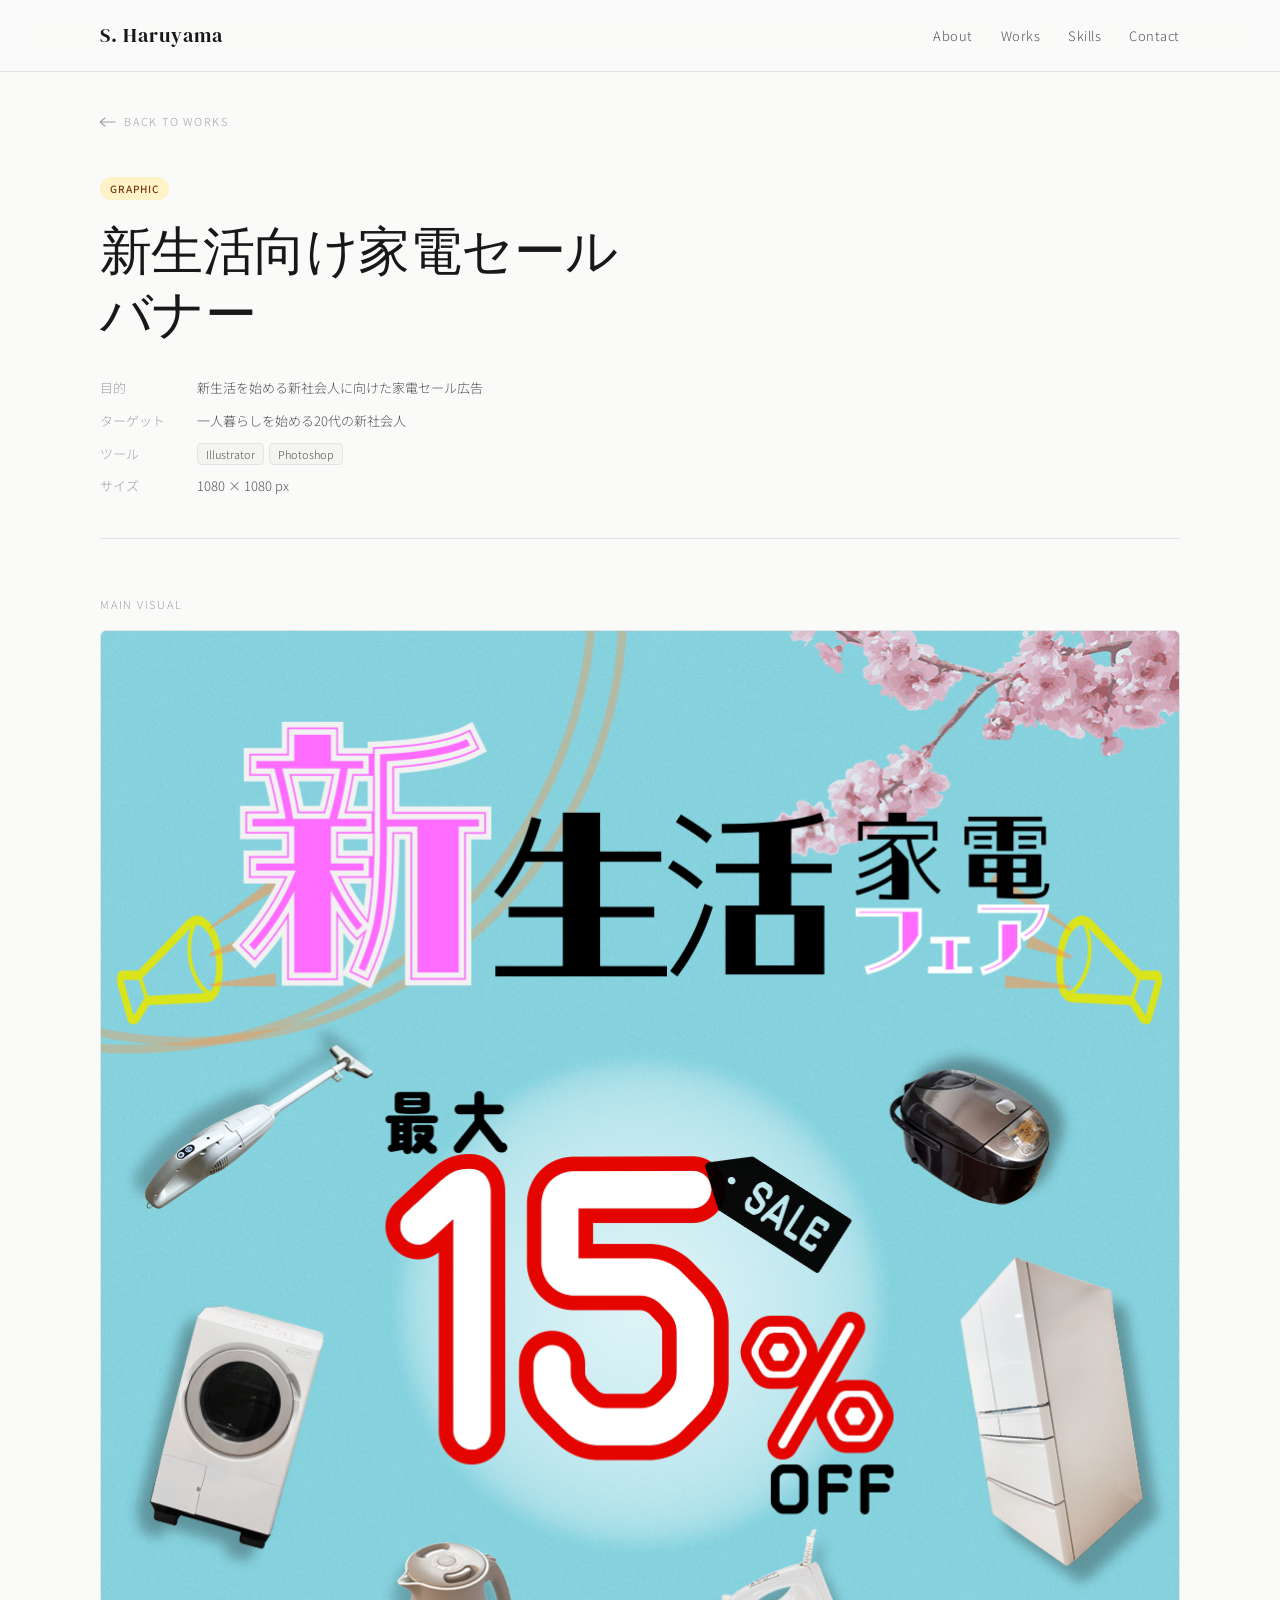
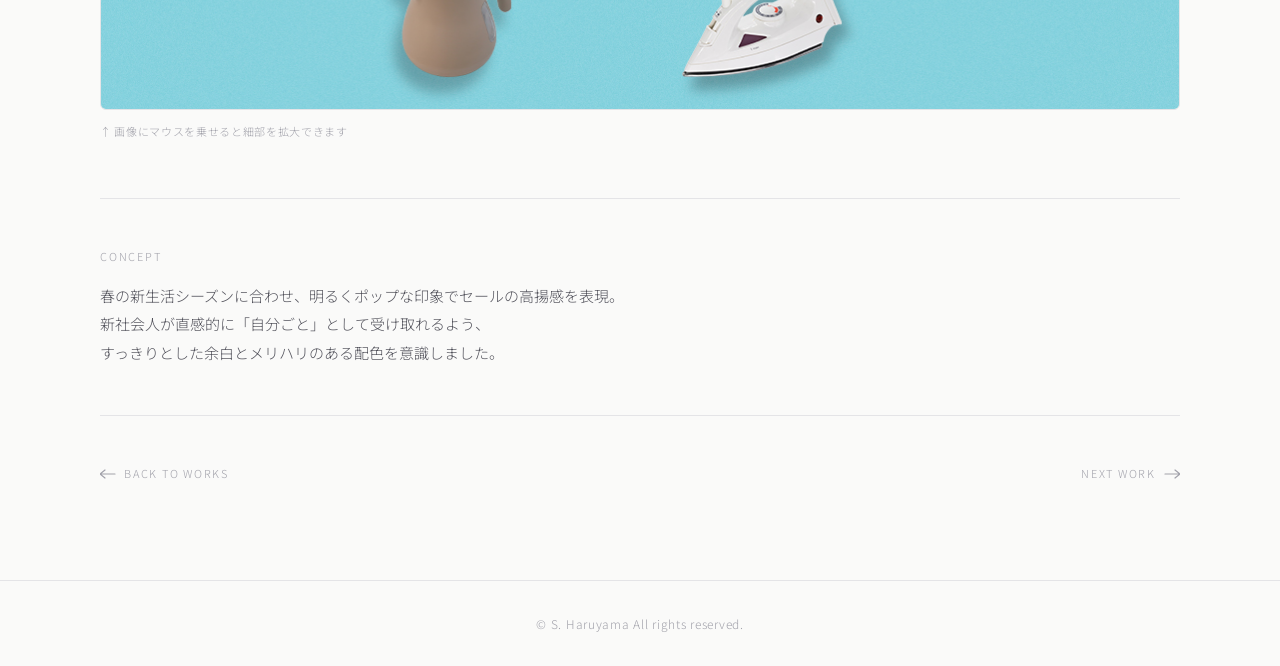
<file: work01.html>
<!DOCTYPE html>
<html lang="ja">
<head>
  <meta charset="UTF-8">
  <meta name="viewport" content="width=device-width, initial-scale=1.0">
  <title>新生活向け家電セールバナー — S. Haruyama</title>
  <link rel="preconnect" href="https://fonts.googleapis.com">
  <link rel="preconnect" href="https://fonts.gstatic.com" crossorigin>
  <link href="https://fonts.googleapis.com/css2?family=DM+Serif+Display:ital@0;1&family=Noto+Sans+JP:wght@300;400;500&display=swap" rel="stylesheet">
  <link rel="stylesheet" href="work.css">
  <script src="work.js" defer></script>
</head>
<body>

  <header class="header">
    <div class="container header__inner">
      <a href="index.html" class="logo">S. Haruyama</a>
      <nav aria-label="メインナビゲーション">
        <ul class="nav">
          <li><a href="index.html#about">About</a></li>
          <li><a href="index.html#works">Works</a></li>
          <li><a href="index.html#skills">Skills</a></li>
          <li><a href="index.html#contact">Contact</a></li>
        </ul>
      </nav>
    </div>
  </header>

  <main class="work-page">
    <div class="container">

      <a href="index.html#works" class="back-link fade-up">
        <svg width="16" height="10" viewBox="0 0 16 10" fill="none">
          <path d="M0 5h15M5 1L0 5l5 4" stroke="currentColor" stroke-width="1.2" stroke-linecap="round" stroke-linejoin="round"/>
        </svg>
        Back to Works
      </a>

      <div class="title-block fade-up" style="transition-delay:.05s">
        <span class="work-tag work-tag--graphic">Graphic</span>
        <h1 class="work-title">新生活向け家電セール<br>バナー</h1>
        <dl class="meta">
          <dt>目的</dt>
          <dd>新生活を始める新社会人に向けた家電セール広告</dd>
          <dt>ターゲット</dt>
          <dd>一人暮らしを始める20代の新社会人</dd>
          <dt>ツール</dt>
          <dd>
            <div class="badges">
              <span class="badge">Illustrator</span>
              <span class="badge">Photoshop</span>
            </div>
          </dd>
          <dt>サイズ</dt>
          <dd>1080 × 1080 px</dd>
        </dl>
      </div>

      <div class="visual-block fade-up" style="transition-delay:.1s">
        <p class="visual-block__label">Main Visual</p>
        <div class="lens-wrap lens-wrap--square">
          <img src="image/kaden_banner.jpg" alt="新生活向け家電セールバナー">
          <div class="lens"></div>
        </div>
        <p class="visual-block__hint">↑ 画像にマウスを乗せると細部を拡大できます</p>
      </div>

      <div class="concept-block fade-up" style="transition-delay:.15s">
        <p class="concept-block__label">Concept</p>
        <p class="concept-block__text">
          春の新生活シーズンに合わせ、明るくポップな印象でセールの高揚感を表現。<br>
          新社会人が直感的に「自分ごと」として受け取れるよう、<br>
          すっきりとした余白とメリハリのある配色を意識しました。
        </p>
      </div>

      <div class="bottom-nav fade-up" style="transition-delay:.2s">
        <a href="index.html#works" class="nav-link">
          <svg width="16" height="10" viewBox="0 0 16 10" fill="none">
            <path d="M0 5h15M5 1L0 5l5 4" stroke="currentColor" stroke-width="1.2" stroke-linecap="round" stroke-linejoin="round"/>
          </svg>
          Back to Works
        </a>
        <a href="work02.html" class="nav-link">
          Next Work
          <svg width="16" height="10" viewBox="0 0 16 10" fill="none">
            <path d="M16 5H1M11 1l5 4-5 4" stroke="currentColor" stroke-width="1.2" stroke-linecap="round" stroke-linejoin="round"/>
          </svg>
        </a>
      </div>

    </div>
  </main>

  <footer class="footer">
    <p>© S. Haruyama All rights reserved.</p>
  </footer>

  
</body>
</html>
</file>
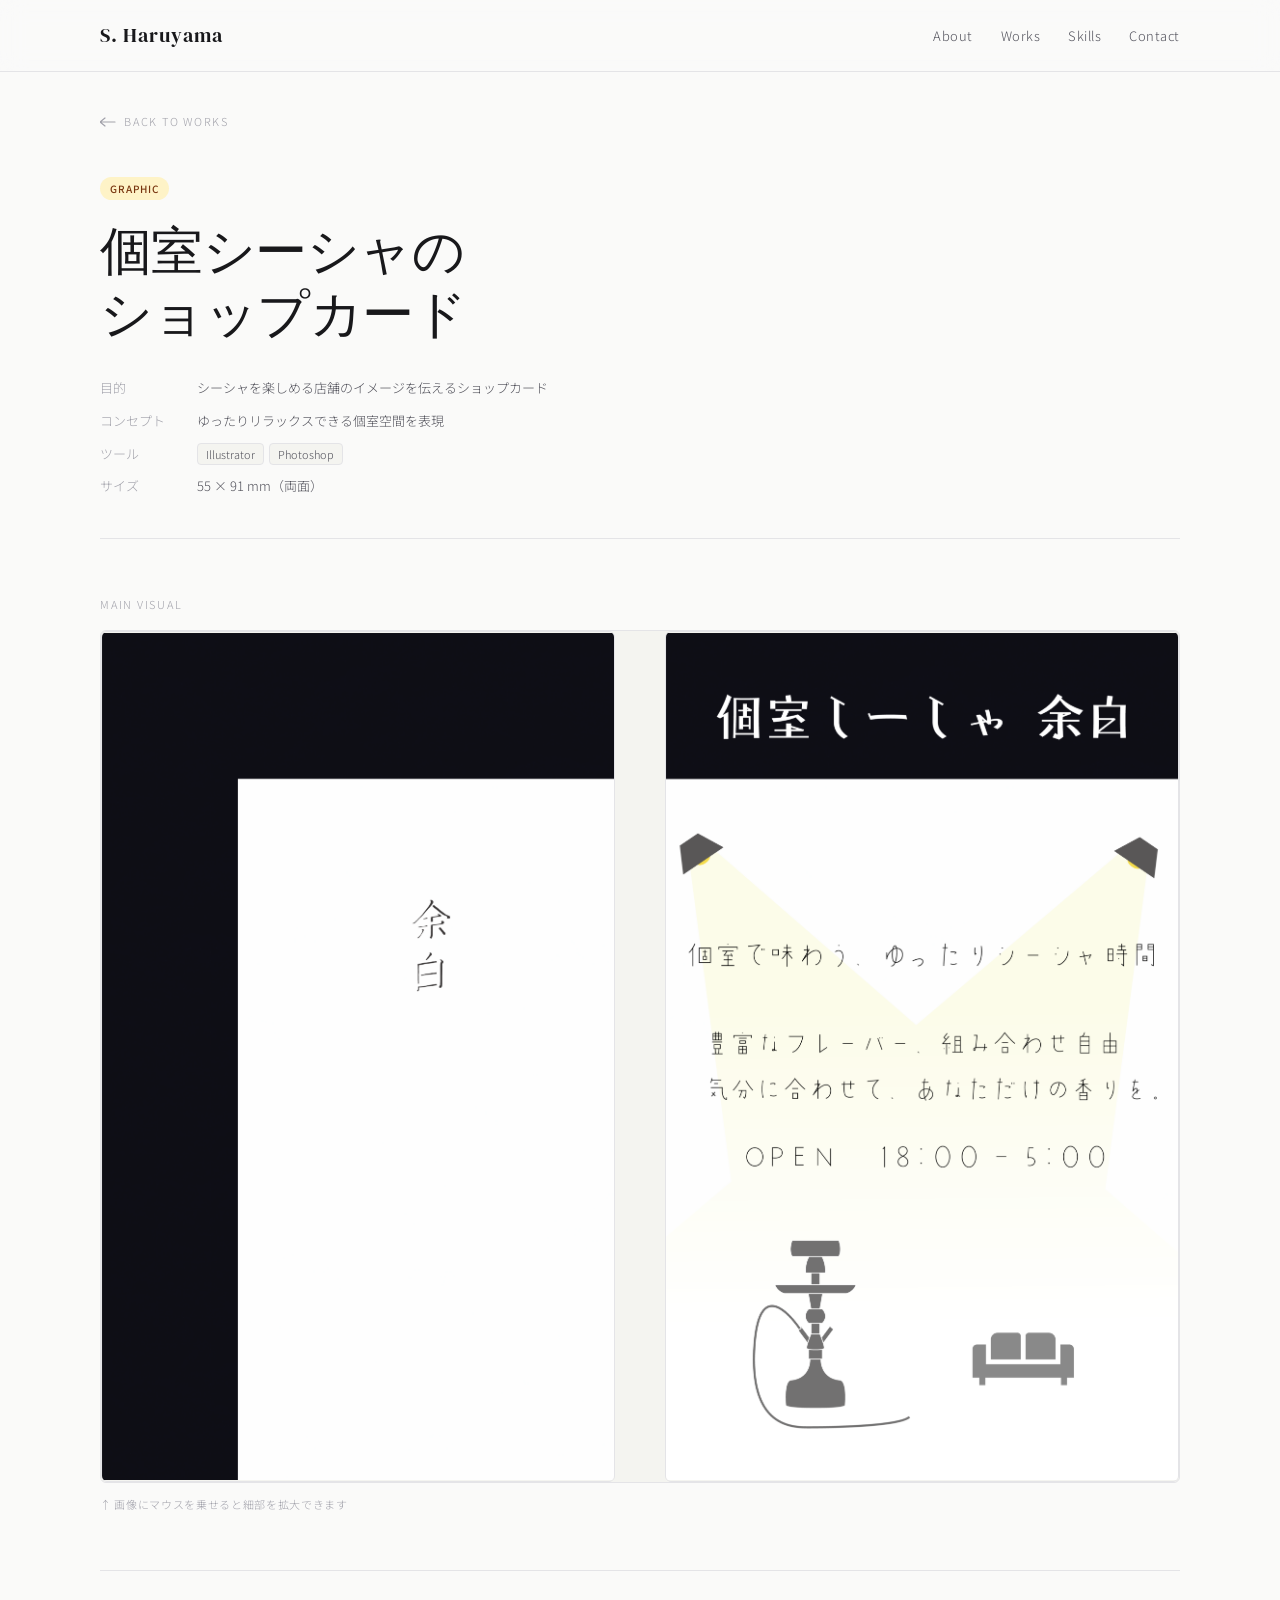
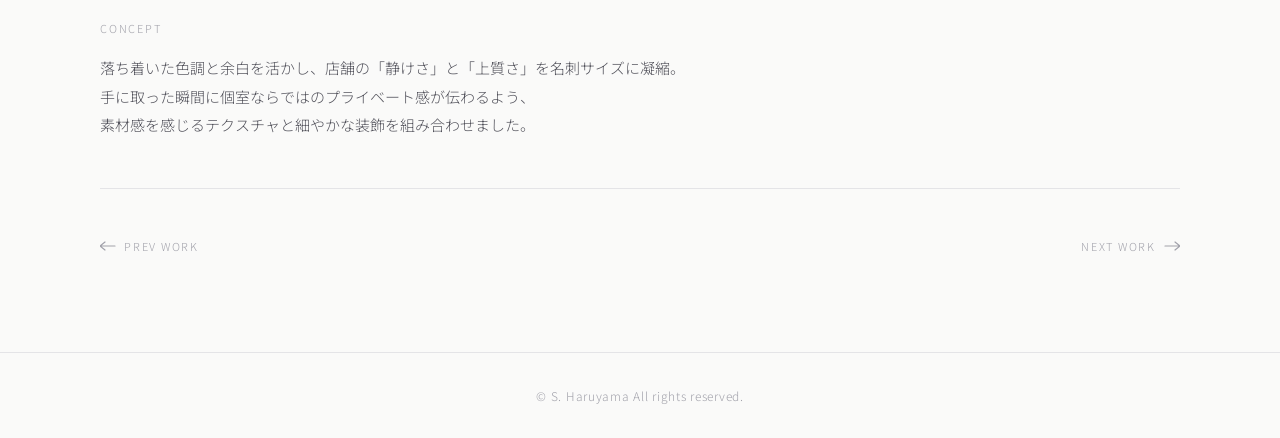
<file: work03.html>
<!DOCTYPE html>
<html lang="ja">
<head>
  <meta charset="UTF-8">
  <meta name="viewport" content="width=device-width, initial-scale=1.0">
  <title>個室シーシャのショップカード — S. Haruyama</title>
  <link rel="preconnect" href="https://fonts.googleapis.com">
  <link rel="preconnect" href="https://fonts.gstatic.com" crossorigin>
  <link href="https://fonts.googleapis.com/css2?family=DM+Serif+Display:ital@0;1&family=Noto+Sans+JP:wght@300;400;500&display=swap" rel="stylesheet">
  <link rel="stylesheet" href="work.css">
  <script src="work.js" defer></script>
</head>
<body>

  <header class="header">
    <div class="container header__inner">
      <a href="index.html" class="logo">S. Haruyama</a>
      <nav aria-label="メインナビゲーション">
        <ul class="nav">
          <li><a href="index.html#about">About</a></li>
          <li><a href="index.html#works">Works</a></li>
          <li><a href="index.html#skills">Skills</a></li>
          <li><a href="index.html#contact">Contact</a></li>
        </ul>
      </nav>
    </div>
  </header>

  <main class="work-page">
    <div class="container">

      <a href="index.html#works" class="back-link fade-up">
        <svg width="16" height="10" viewBox="0 0 16 10" fill="none">
          <path d="M0 5h15M5 1L0 5l5 4" stroke="currentColor" stroke-width="1.2" stroke-linecap="round" stroke-linejoin="round"/>
        </svg>
        Back to Works
      </a>

      <div class="title-block fade-up" style="transition-delay:.05s">
        <span class="work-tag work-tag--graphic">Graphic</span>
        <h1 class="work-title">個室シーシャの<br>ショップカード</h1>
        <dl class="meta">
          <dt>目的</dt>
          <dd>シーシャを楽しめる店舗のイメージを伝えるショップカード</dd>
          <dt>コンセプト</dt>
          <dd>ゆったりリラックスできる個室空間を表現</dd>
          <dt>ツール</dt>
          <dd>
            <div class="badges">
              <span class="badge">Illustrator</span>
              <span class="badge">Photoshop</span>
            </div>
          </dd>
          <dt>サイズ</dt>
          <dd>55 × 91 mm（両面）</dd>
        </dl>
      </div>

      <div class="visual-block fade-up" style="transition-delay:.1s">
        <p class="visual-block__label">Main Visual</p>
        <!-- ショップカード→ lens-wrap--card -->
         <div class="lens-wrap lens-wrap--cards">
        <div class="lens-wrap lens-wrap--card">
          <img src="image/yohaku_shisha.png" alt="個室シーシャのショップカード">
          <div class="lens"></div>
        </div>
        <div class="lens-wrap lens-wrap--card">
          <img src="image/yohaku_shisha2.png" alt="個室シーシャのショップカード2">
          <div class="lens"></div>
        </div>
      </div>
        <p class="visual-block__hint">↑ 画像にマウスを乗せると細部を拡大できます</p>
      </div>

      <div class="concept-block fade-up" style="transition-delay:.15s">
        <p class="concept-block__label">Concept</p>
        <p class="concept-block__text">
          落ち着いた色調と余白を活かし、店舗の「静けさ」と「上質さ」を名刺サイズに凝縮。<br>
          手に取った瞬間に個室ならではのプライベート感が伝わるよう、<br>
          素材感を感じるテクスチャと細やかな装飾を組み合わせました。
        </p>
      </div>

      <div class="bottom-nav fade-up" style="transition-delay:.2s">
        <a href="work02.html" class="nav-link">
          <svg width="16" height="10" viewBox="0 0 16 10" fill="none">
            <path d="M0 5h15M5 1L0 5l5 4" stroke="currentColor" stroke-width="1.2" stroke-linecap="round" stroke-linejoin="round"/>
          </svg>
          Prev Work
        </a>
        <a href="work04.html" class="nav-link">
          Next Work
          <svg width="16" height="10" viewBox="0 0 16 10" fill="none">
            <path d="M16 5H1M11 1l5 4-5 4" stroke="currentColor" stroke-width="1.2" stroke-linecap="round" stroke-linejoin="round"/>
          </svg>
        </a>
      </div>

    </div>
  </main>

  <footer class="footer">
    <p>© S. Haruyama All rights reserved.</p>
  </footer>

  
</body>
</html>
</file>
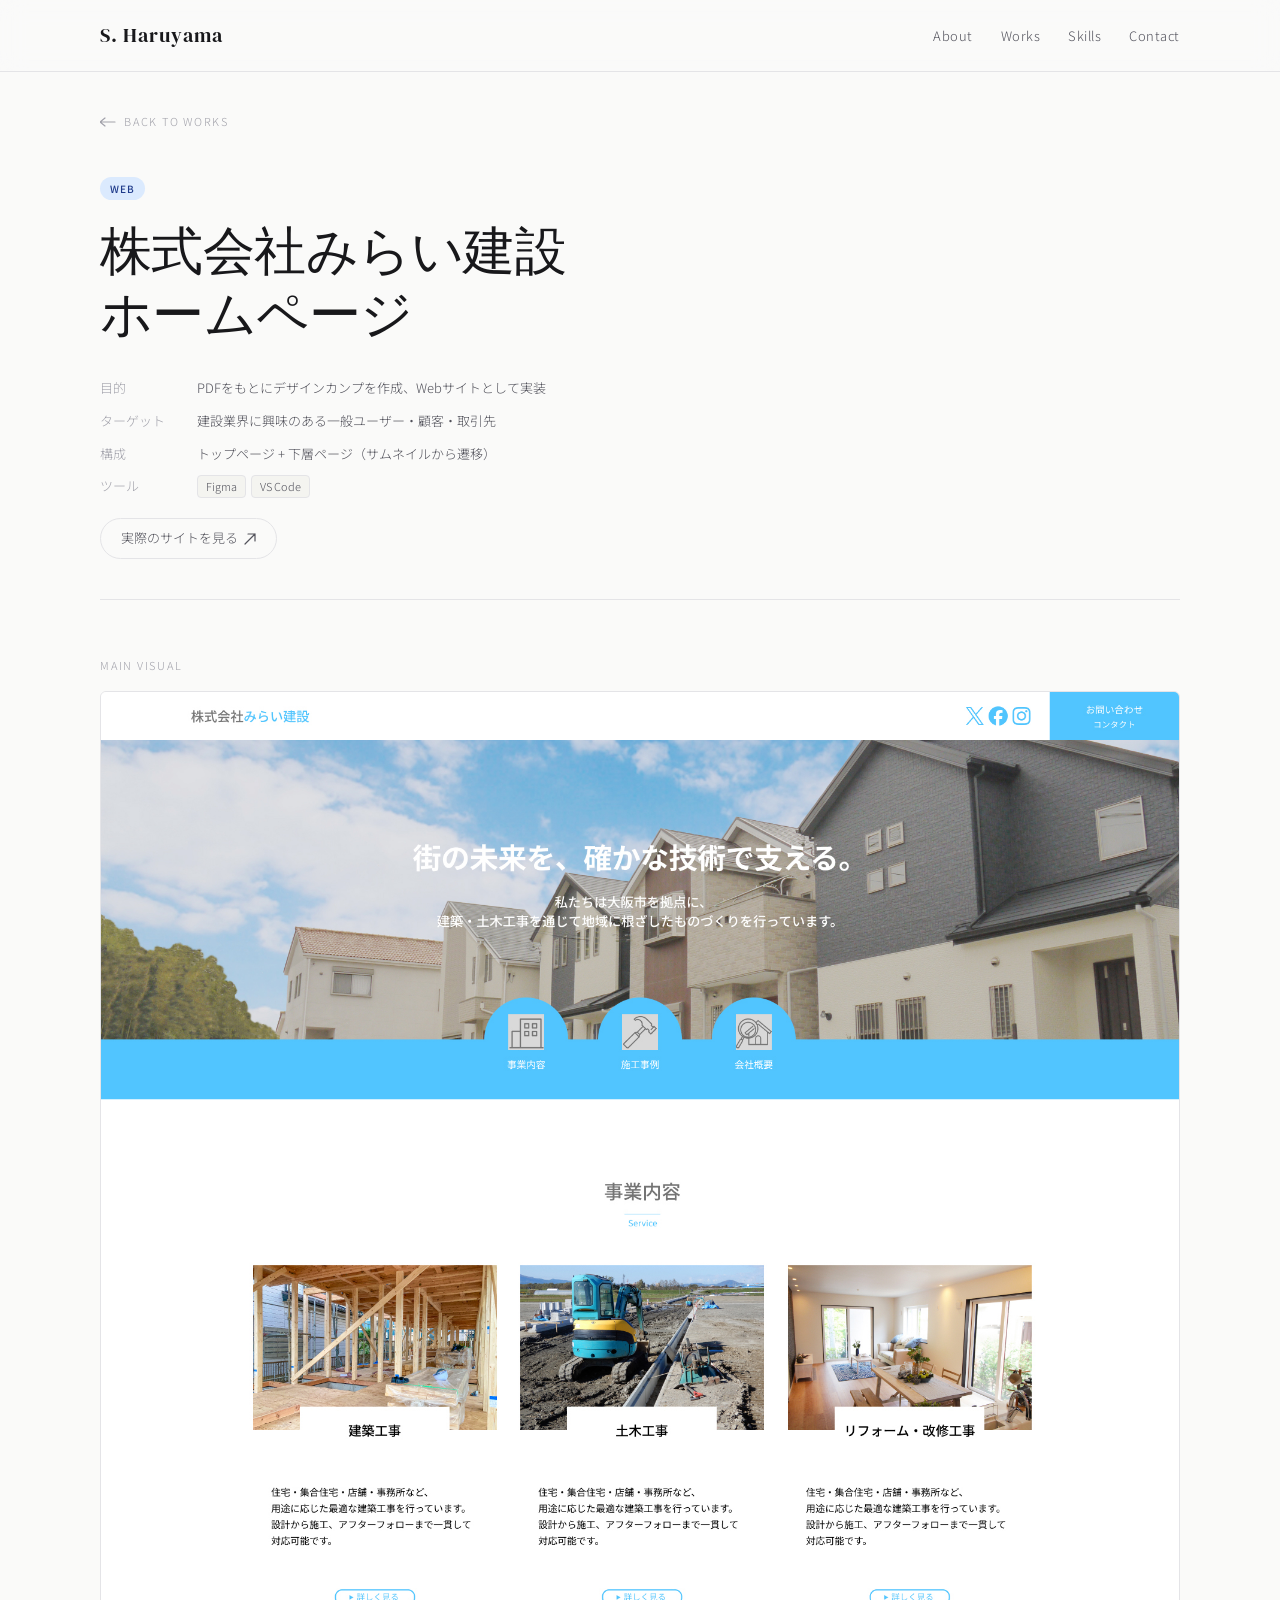
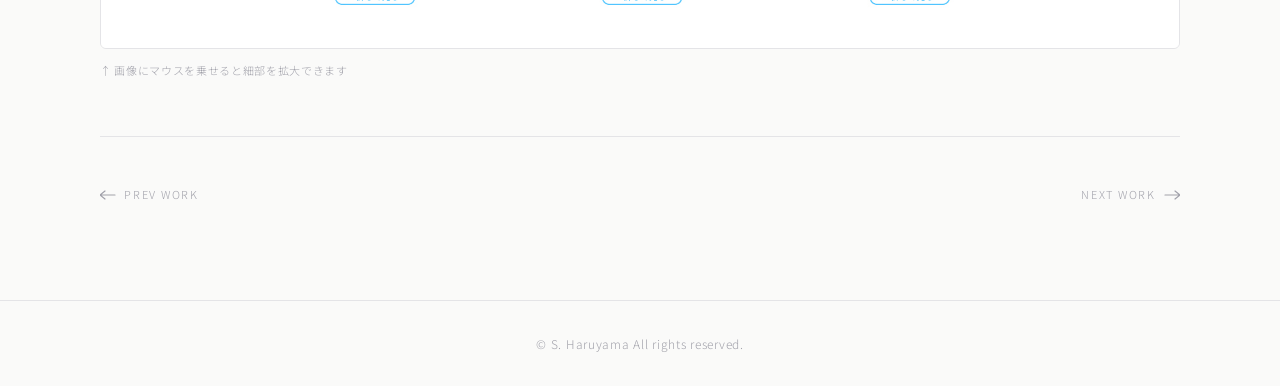
<file: work04.html>
<!DOCTYPE html>
<html lang="ja">
<head>
  <meta charset="UTF-8">
  <meta name="viewport" content="width=device-width, initial-scale=1.0">
  <title>株式会社みらい建設 ホームページ — S. Haruyama</title>
  <link rel="preconnect" href="https://fonts.googleapis.com">
  <link rel="preconnect" href="https://fonts.gstatic.com" crossorigin>
  <link href="https://fonts.googleapis.com/css2?family=DM+Serif+Display:ital@0;1&family=Noto+Sans+JP:wght@300;400;500&display=swap" rel="stylesheet">
  <link rel="stylesheet" href="work.css">
  <script src="work.js" defer></script>
</head>
<body>

  <header class="header">
    <div class="container header__inner">
      <a href="index.html" class="logo">S. Haruyama</a>
      <nav aria-label="メインナビゲーション">
        <ul class="nav">
          <li><a href="index.html#about">About</a></li>
          <li><a href="index.html#works">Works</a></li>
          <li><a href="index.html#skills">Skills</a></li>
          <li><a href="index.html#contact">Contact</a></li>
        </ul>
      </nav>
    </div>
  </header>

  <main class="work-page">
    <div class="container">

      <a href="index.html#works" class="back-link fade-up">
        <svg width="16" height="10" viewBox="0 0 16 10" fill="none">
          <path d="M0 5h15M5 1L0 5l5 4" stroke="currentColor" stroke-width="1.2" stroke-linecap="round" stroke-linejoin="round"/>
        </svg>
        Back to Works
      </a>

      <div class="title-block fade-up" style="transition-delay:.05s">
        <span class="work-tag work-tag--web">Web</span>
        <h1 class="work-title">株式会社みらい建設<br>ホームページ</h1>
        <dl class="meta">
          <dt>目的</dt>
          <dd>PDFをもとにデザインカンプを作成、Webサイトとして実装</dd>
          <dt>ターゲット</dt>
          <dd>建設業界に興味のある一般ユーザー・顧客・取引先</dd>
          <dt>構成</dt>
          <dd>トップページ + 下層ページ（サムネイルから遷移）</dd>
          <dt>ツール</dt>
          <dd>
            <div class="badges">
              <span class="badge">Figma</span>
              <span class="badge">VS Code</span>
            </div>
          </dd>
        </dl>
        <a href="https://shiharuyama.github.io/mirai/" target="_blank" rel="noopener" class="site-link">
          実際のサイトを見る
          <svg width="12" height="12" viewBox="0 0 12 12" fill="none">
            <path d="M1 11L11 1M11 1H4M11 1V8" stroke="currentColor" stroke-width="1.2" stroke-linecap="round" stroke-linejoin="round"/>
          </svg>
        </a>
      </div>

      <div class="visual-block fade-up" style="transition-delay:.1s">
        <p class="visual-block__label">Main Visual</p>
        <div class="lens-wrap lens-wrap--wide">
          <img src="image/mirai_PC.jpg" alt="株式会社みらい建設 ホームページ">
          <div class="lens"></div>
        </div>
        <p class="visual-block__hint">↑ 画像にマウスを乗せると細部を拡大できます</p>
      </div>

      <div class="bottom-nav fade-up" style="transition-delay:.15s">
        <a href="work03.html" class="nav-link">
          <svg width="16" height="10" viewBox="0 0 16 10" fill="none">
            <path d="M0 5h15M5 1L0 5l5 4" stroke="currentColor" stroke-width="1.2" stroke-linecap="round" stroke-linejoin="round"/>
          </svg>
          Prev Work
        </a>
        <a href="work05.html" class="nav-link">
          Next Work
          <svg width="16" height="10" viewBox="0 0 16 10" fill="none">
            <path d="M16 5H1M11 1l5 4-5 4" stroke="currentColor" stroke-width="1.2" stroke-linecap="round" stroke-linejoin="round"/>
          </svg>
        </a>
      </div>

    </div>
  </main>

  <footer class="footer">
    <p>© S. Haruyama All rights reserved.</p>
  </footer>

</body>
</html>
</file>
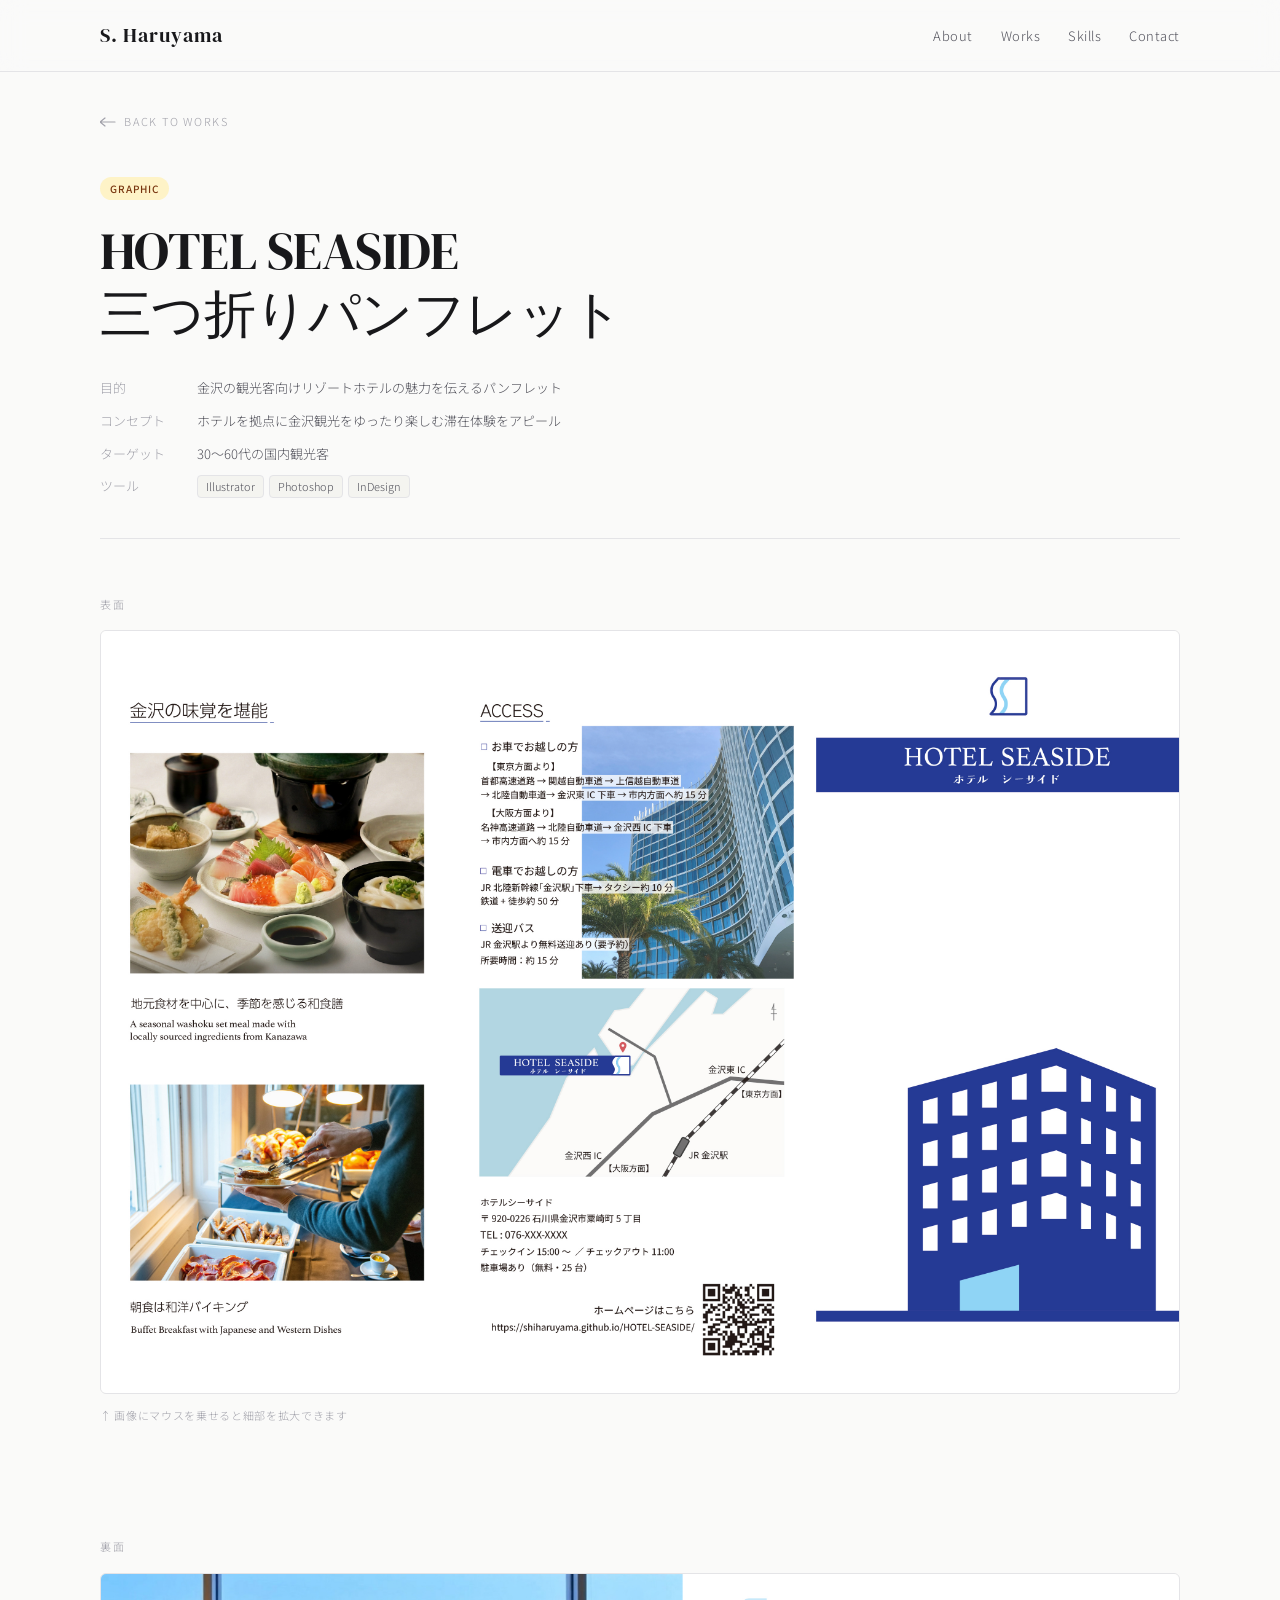
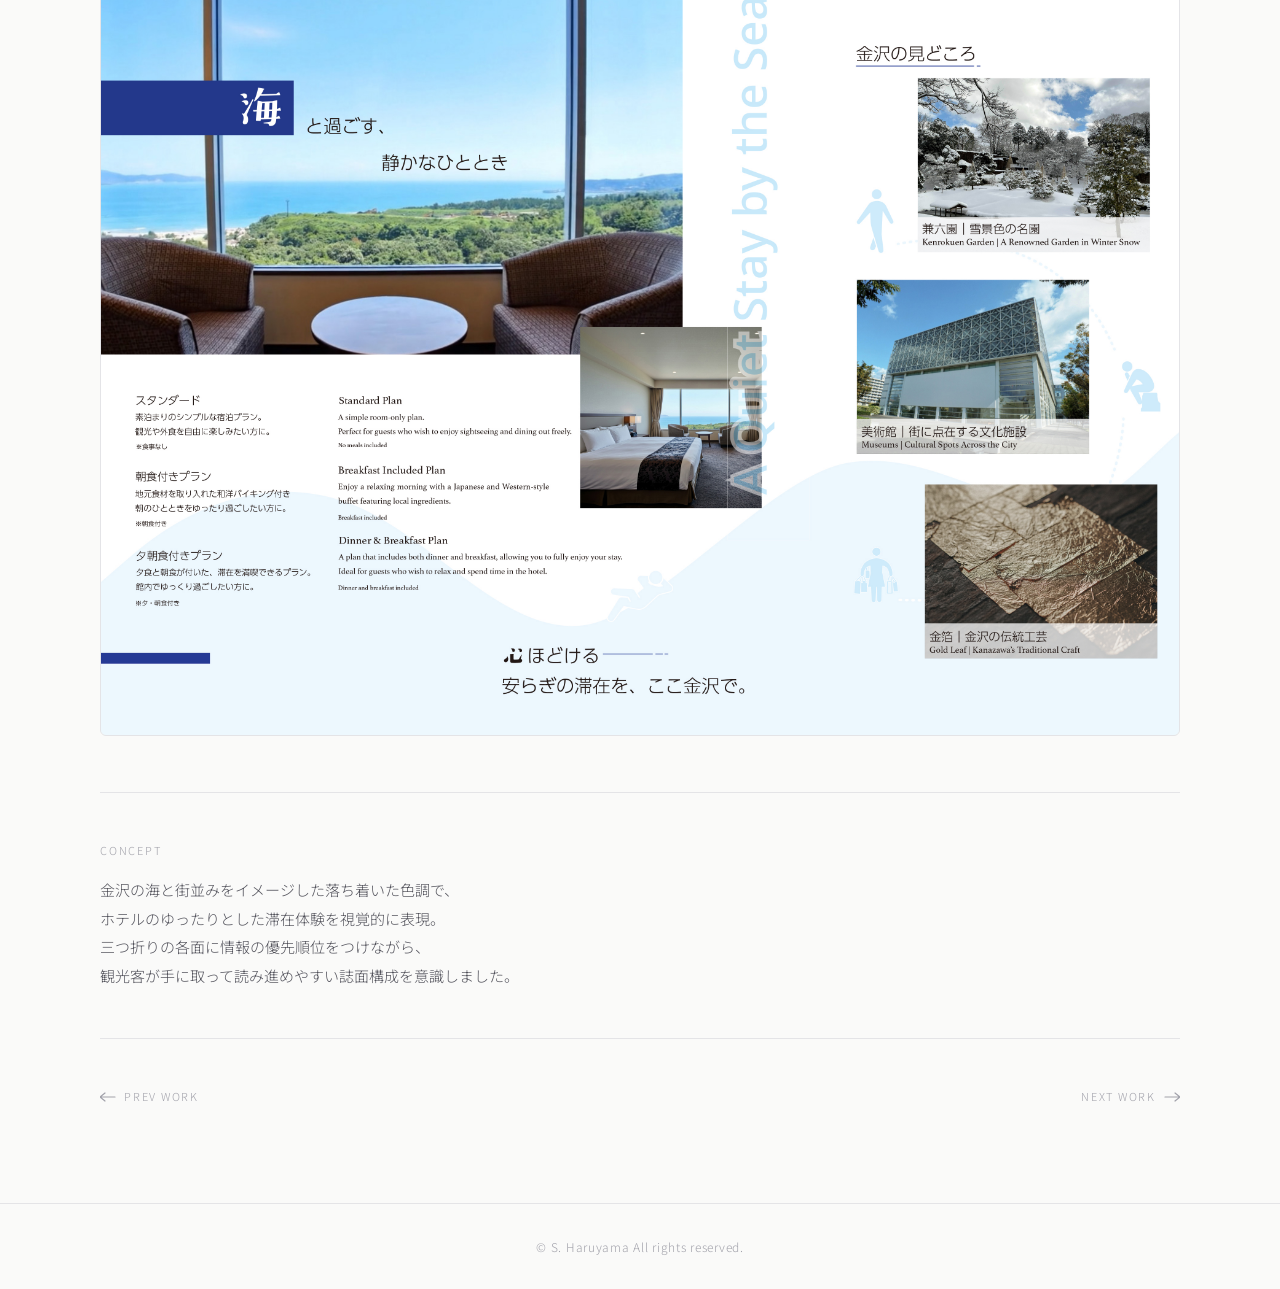
<file: work05.html>
<!DOCTYPE html>
<html lang="ja">
<head>
  <meta charset="UTF-8">
  <meta name="viewport" content="width=device-width, initial-scale=1.0">
  <title>HOTEL SEASIDE 三つ折りパンフレット — S. Haruyama</title>
  <link rel="preconnect" href="https://fonts.googleapis.com">
  <link rel="preconnect" href="https://fonts.gstatic.com" crossorigin>
  <link href="https://fonts.googleapis.com/css2?family=DM+Serif+Display:ital@0;1&family=Noto+Sans+JP:wght@300;400;500&display=swap" rel="stylesheet">
  <link rel="stylesheet" href="work.css">
  <script src="work.js" defer></script>
</head>
<body>

  <header class="header">
    <div class="container header__inner">
      <a href="index.html" class="logo">S. Haruyama</a>
      <nav aria-label="メインナビゲーション">
        <ul class="nav">
          <li><a href="index.html#about">About</a></li>
          <li><a href="index.html#works">Works</a></li>
          <li><a href="index.html#skills">Skills</a></li>
          <li><a href="index.html#contact">Contact</a></li>
        </ul>
      </nav>
    </div>
  </header>

  <main class="work-page">
    <div class="container">

      <a href="index.html#works" class="back-link fade-up">
        <svg width="16" height="10" viewBox="0 0 16 10" fill="none">
          <path d="M0 5h15M5 1L0 5l5 4" stroke="currentColor" stroke-width="1.2" stroke-linecap="round" stroke-linejoin="round"/>
        </svg>
        Back to Works
      </a>

      <div class="title-block fade-up" style="transition-delay:.05s">
        <span class="work-tag work-tag--graphic">Graphic</span>
        <h1 class="work-title">HOTEL SEASIDE<br>三つ折りパンフレット</h1>
        <dl class="meta">
          <dt>目的</dt>
          <dd>金沢の観光客向けリゾートホテルの魅力を伝えるパンフレット</dd>
          <dt>コンセプト</dt>
          <dd>ホテルを拠点に金沢観光をゆったり楽しむ滞在体験をアピール</dd>
          <dt>ターゲット</dt>
          <dd>30〜60代の国内観光客</dd>
          <dt>ツール</dt>
          <dd>
            <div class="badges">
              <span class="badge">Illustrator</span>
              <span class="badge">Photoshop</span>
              <span class="badge">InDesign</span>
            </div>
          </dd>
        </dl>
      </div>

      <!-- 表面 -->
      <div class="visual-block fade-up" style="transition-delay:.1s">
        <p class="visual-block__label">表面</p>
        <!-- A4横（三つ折り展開）→ lens-wrap--pamphlet -->
        <div class="lens-wrap lens-wrap--pamphlet">
          <img src="image/hotel_pamphlet.jpg" alt="HOTEL SEASIDE パンフレット 表面">
          <div class="lens"></div>
        </div>
        <p class="visual-block__hint">↑ 画像にマウスを乗せると細部を拡大できます</p>
      </div>

      <!-- 裏面 -->
      <div class="visual-block fade-up" style="transition-delay:.15s">
        <p class="visual-block__label">裏面</p>
        <div class="lens-wrap lens-wrap--pamphlet">
          <img src="image/hotel_pamphlet2.jpg" alt="HOTEL SEASIDE パンフレット 裏面">
          <div class="lens"></div>
        </div>
      </div>

      <div class="concept-block fade-up" style="transition-delay:.2s">
        <p class="concept-block__label">Concept</p>
        <p class="concept-block__text">
          金沢の海と街並みをイメージした落ち着いた色調で、<br>
          ホテルのゆったりとした滞在体験を視覚的に表現。<br>
          三つ折りの各面に情報の優先順位をつけながら、<br>
          観光客が手に取って読み進めやすい誌面構成を意識しました。
        </p>
      </div>

      <div class="bottom-nav fade-up" style="transition-delay:.25s">
        <a href="work04.html" class="nav-link">
          <svg width="16" height="10" viewBox="0 0 16 10" fill="none">
            <path d="M0 5h15M5 1L0 5l5 4" stroke="currentColor" stroke-width="1.2" stroke-linecap="round" stroke-linejoin="round"/>
          </svg>
          Prev Work
        </a>
        <a href="work06.html" class="nav-link">
          Next Work
          <svg width="16" height="10" viewBox="0 0 16 10" fill="none">
            <path d="M16 5H1M11 1l5 4-5 4" stroke="currentColor" stroke-width="1.2" stroke-linecap="round" stroke-linejoin="round"/>
          </svg>
        </a>
      </div>

    </div>
  </main>

  <footer class="footer">
    <p>© S. Haruyama All rights reserved.</p>
  </footer>

  
</body>
</html>
</file>
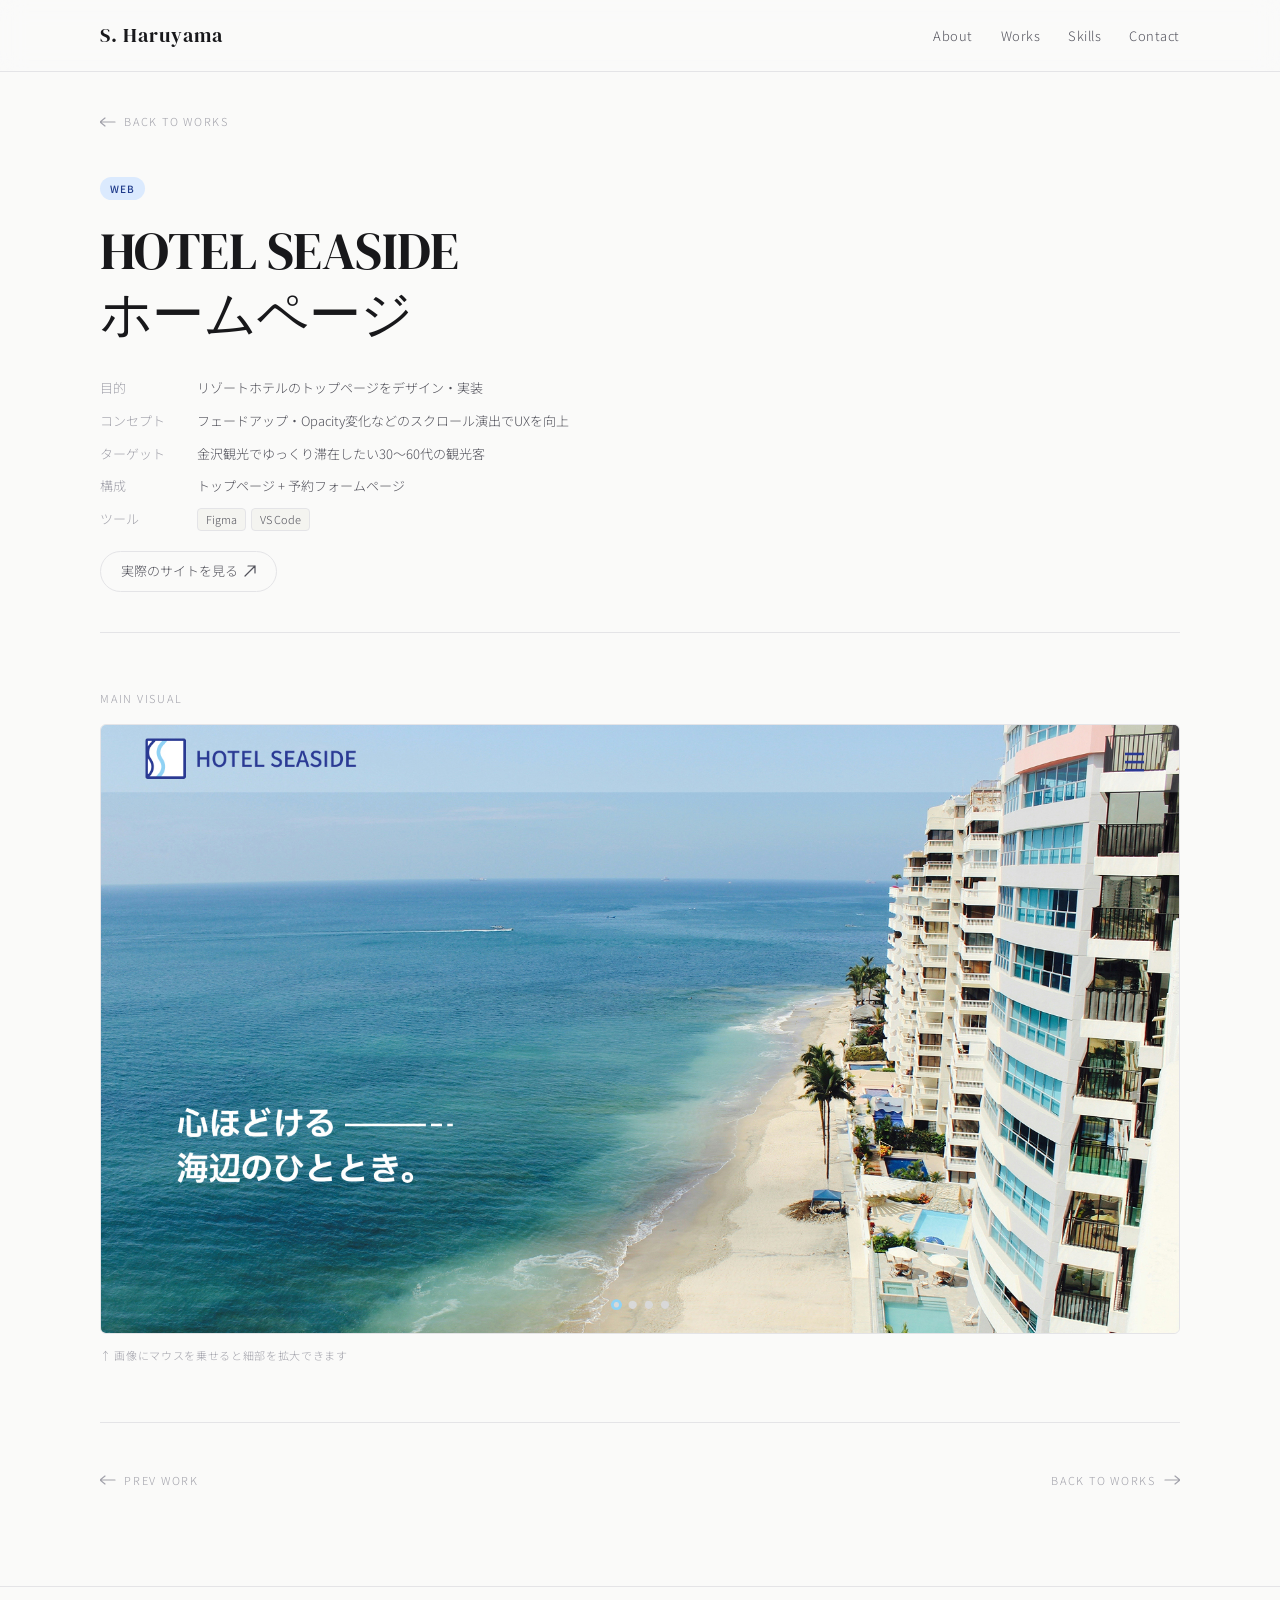
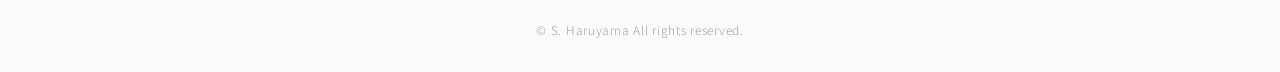
<file: work06.html>
<!DOCTYPE html>
<html lang="ja">
<head>
  <meta charset="UTF-8">
  <meta name="viewport" content="width=device-width, initial-scale=1.0">
  <title>HOTEL SEASIDE ホームページ — S. Haruyama</title>
  <link rel="preconnect" href="https://fonts.googleapis.com">
  <link rel="preconnect" href="https://fonts.gstatic.com" crossorigin>
  <link href="https://fonts.googleapis.com/css2?family=DM+Serif+Display:ital@0;1&family=Noto+Sans+JP:wght@300;400;500&display=swap" rel="stylesheet">
  <link rel="stylesheet" href="work.css">
  <script src="work.js" defer></script>
</head>
<body>

  <header class="header">
    <div class="container header__inner">
      <a href="index.html" class="logo">S. Haruyama</a>
      <nav aria-label="メインナビゲーション">
        <ul class="nav">
          <li><a href="index.html#about">About</a></li>
          <li><a href="index.html#works">Works</a></li>
          <li><a href="index.html#skills">Skills</a></li>
          <li><a href="index.html#contact">Contact</a></li>
        </ul>
      </nav>
    </div>
  </header>

  <main class="work-page">
    <div class="container">

      <a href="index.html#works" class="back-link fade-up">
        <svg width="16" height="10" viewBox="0 0 16 10" fill="none">
          <path d="M0 5h15M5 1L0 5l5 4" stroke="currentColor" stroke-width="1.2" stroke-linecap="round" stroke-linejoin="round"/>
        </svg>
        Back to Works
      </a>

      <div class="title-block fade-up" style="transition-delay:.05s">
        <span class="work-tag work-tag--web">Web</span>
        <h1 class="work-title">HOTEL SEASIDE<br>ホームページ</h1>
        <dl class="meta">
          <dt>目的</dt>
          <dd>リゾートホテルのトップページをデザイン・実装</dd>
          <dt>コンセプト</dt>
          <dd>フェードアップ・Opacity変化などのスクロール演出でUXを向上</dd>
          <dt>ターゲット</dt>
          <dd>金沢観光でゆっくり滞在したい30〜60代の観光客</dd>
          <dt>構成</dt>
          <dd>トップページ + 予約フォームページ</dd>
          <dt>ツール</dt>
          <dd>
            <div class="badges">
              <span class="badge">Figma</span>
              <span class="badge">VS Code</span>
            </div>
          </dd>
        </dl>
        <a href="https://shiharuyama.github.io/HOTEL-SEASIDE/" target="_blank" rel="noopener" class="site-link">
          実際のサイトを見る
          <svg width="12" height="12" viewBox="0 0 12 12" fill="none">
            <path d="M1 11L11 1M11 1H4M11 1V8" stroke="currentColor" stroke-width="1.2" stroke-linecap="round" stroke-linejoin="round"/>
          </svg>
        </a>
      </div>

      <div class="visual-block fade-up" style="transition-delay:.1s">
        <p class="visual-block__label">Main Visual</p>
        <div class="lens-wrap lens-wrap--wide">
          <img src="image/hotel_PC.jpg" alt="HOTEL SEASIDE ホームページ">
          <div class="lens"></div>
        </div>
        <p class="visual-block__hint">↑ 画像にマウスを乗せると細部を拡大できます</p>
      </div>

      <div class="bottom-nav fade-up" style="transition-delay:.15s">
        <a href="work05.html" class="nav-link">
          <svg width="16" height="10" viewBox="0 0 16 10" fill="none">
            <path d="M0 5h15M5 1L0 5l5 4" stroke="currentColor" stroke-width="1.2" stroke-linecap="round" stroke-linejoin="round"/>
          </svg>
          Prev Work
        </a>
        <a href="index.html#works" class="nav-link">
          Back to Works
          <svg width="16" height="10" viewBox="0 0 16 10" fill="none">
            <path d="M16 5H1M11 1l5 4-5 4" stroke="currentColor" stroke-width="1.2" stroke-linecap="round" stroke-linejoin="round"/>
          </svg>
        </a>
      </div>

    </div>
  </main>

  <footer class="footer">
    <p>© S. Haruyama All rights reserved.</p>
  </footer>

</body>
</html>
</file>
<file: work.css>
/* ─────────────────────────────────────
   TOKENS（index.html と共通）
───────────────────────────────────── */
:root {
  --ink: #18181b;
  --ink-2: #52525b;
  --ink-3: #a1a1aa;
  --paper: #fafaf9;
  --paper-2: #f4f4f0;
  --line: #e4e4e7;
  --c1: #2a589f;
  --c2: #4775ba;
  --c3: #2b9c94;
  --c4: #7ca2d3;
  --transition: .22s ease;
}

*,
*::before,
*::after {
  box-sizing: border-box;
  margin: 0;
  padding: 0;
}

html {
  scroll-behavior: smooth;
  -webkit-text-size-adjust: 100%;
}

body {
  font-family: 'Noto Sans JP', 'Hiragino Kaku Gothic ProN', sans-serif;
  font-weight: 300;
  font-size: 15px;
  line-height: 1.75;
  color: var(--ink);
  background: var(--paper);
  overflow-x: hidden;
}

a {
  color: inherit;
  text-decoration: none;
}

/* ─────────────────────────────────────
   LAYOUT
───────────────────────────────────── */
.container {
  width: min(90%, 1080px);
  margin-inline: auto;
}

/* ─────────────────────────────────────
   HEADER
───────────────────────────────────── */
.header {
  position: sticky;
  top: 0;
  z-index: 100;
  background: rgba(250, 250, 249, .70);
  backdrop-filter: blur(12px);
  -webkit-backdrop-filter: blur(12px);
  border-bottom: 1px solid var(--line);
}

.header__inner {
  display: flex;
  align-items: center;
  justify-content: space-between;
  gap: 16px;
  padding-block: 18px;
}

.logo {
  font-family: 'DM Serif Display', serif;
  font-size: 20px;
  font-weight: 400;
  letter-spacing: .05em;
}

.nav {
  list-style: none;
  display: flex;
  gap: 28px;
}

.nav a {
  font-size: 13px;
  color: var(--ink-2);
  letter-spacing: .04em;
  transition: color var(--transition);
}

.nav a:hover {
  color: var(--ink);
}

/* ─────────────────────────────────────
   MAIN WRAPPER
───────────────────────────────────── */
.work-page {
  padding-bottom: 80px;
}

/* ─────────────────────────────────────
   BACK LINK
───────────────────────────────────── */
.back-link {
  display: inline-flex;
  align-items: center;
  gap: 8px;
  font-size: 11px;
  letter-spacing: .16em;
  text-transform: uppercase;
  color: var(--ink-3);
  padding-top: 40px;
  padding-bottom: 0;
  transition: color var(--transition);
}

.back-link:hover {
  color: var(--ink);
}

/* ─────────────────────────────────────
   TITLE BLOCK
───────────────────────────────────── */
.title-block {
  padding-top: 40px;
  padding-bottom: 40px;
  border-bottom: 1px solid var(--line);
}

.work-tag {
  display: inline-block;
  font-size: 10px;
  font-weight: 500;
  letter-spacing: .1em;
  text-transform: uppercase;
  padding: 3px 10px;
  border-radius: 20px;
  margin-bottom: 20px;
}

.work-tag--graphic {
  background: #fef3c7;
  color: #78350f;
}

.work-tag--web {
  background: #dbeafe;
  color: #1e3a8a;
}

.work-title {
  font-family: 'DM Serif Display', serif;
  font-size: clamp(32px, 4.5vw, 52px);
  font-weight: 400;
  line-height: 1.2;
  letter-spacing: -.01em;
  margin-bottom: 32px;
}

.meta {
  display: grid;
  grid-template-columns: auto 1fr;
  column-gap: 32px;
  row-gap: 10px;
  font-size: 13px;
  max-width: 520px;
}

.meta dt {
  color: var(--ink-3);
  white-space: nowrap;
}

.meta dd {
  color: var(--ink-2);
}

.badges {
  display: flex;
  flex-wrap: wrap;
  gap: 5px;
}

.badge {
  font-size: 11px;
  color: var(--ink-2);
  background: var(--paper-2);
  border: 1px solid var(--line);
  padding: 2px 8px;
  border-radius: 4px;
  line-height: 1.5;
}

/* ─────────────────────────────────────
   サイトリンク
───────────────────────────────────── */
.site-link {
  display: inline-flex;
  align-items: center;
  gap: 6px;
  margin-top: 20px;
  font-size: 13px;
  color: var(--ink-2);
  border: 1px solid var(--line);
  padding: 8px 20px;
  border-radius: 40px;
  transition: background var(--transition), border-color var(--transition);
}

.site-link:hover {
  background: rgba(0, 0, 0, 0.05);
  border-color: rgba(0, 0, 0, 0.1);
}

/* ─────────────────────────────────────
   MAIN VISUAL（レンズズーム）
───────────────────────────────────── */
.visual-block {
  padding-top: 56px;
  padding-bottom: 56px;
}

.visual-block__label {
  font-size: 11px;
  letter-spacing: .16em;
  text-transform: uppercase;
  color: var(--ink-3);
  margin-bottom: 16px;
}

.lens-wrap {
  position: relative;
  display: block;
  border-radius: 6px;
  overflow: hidden;
  border: 1px solid var(--line);
  background: var(--paper-2);
  cursor: none;
}

.lens-wrap img {
  display: block;
  width: 100%;
  height: auto;
  user-select: none;
  -webkit-user-drag: none;
}

/* バナー：正方形 */
.lens-wrap--square {
  aspect-ratio: 1 / 1;
}

.lens-wrap--square img {
  height: 100%;
  object-fit: contain;
}

/* バナー横長 */
.lens-wrap--portrait {
  aspect-ratio: 300 / 250;
}

.lens-wrap--portrait img {
  height: 100%;
  object-fit: contain;
}

/* ショップカード */
.lens-wrap--cards {
  display: flex;
  gap: 50px;
}

.lens-wrap--card {
  aspect-ratio: 55 / 91;
}

.lens-wrap--card img {
  height: 100%;
  object-fit: contain;
}

/* パンフレット：A4横（2面分） */
.lens-wrap--pamphlet {
  aspect-ratio: 297 / 210;
}

.lens-wrap--pamphlet img {
  height: 100%;
  object-fit: contain;
}

.lens {
  position: absolute;
  width: 200px;
  height: 200px;
  border-radius: 50%;
  border: 2px solid rgba(255, 255, 255, .65);
  box-shadow: 0 0 0 1px rgba(0, 0, 0, .1), 0 8px 32px rgba(0, 0, 0, .2);
  pointer-events: none;
  display: none;
  background-repeat: no-repeat;
}

.visual-block__hint {
  font-size: 11px;
  color: var(--ink-3);
  letter-spacing: .06em;
  margin-top: 12px;
}

/* ─────────────────────────────────────
   CONCEPT
───────────────────────────────────── */
.concept-block {
  padding-top: 48px;
  padding-bottom: 48px;
  border-top: 1px solid var(--line);
}

.concept-block__label {
  font-size: 11px;
  letter-spacing: .16em;
  text-transform: uppercase;
  color: var(--ink-3);
  margin-bottom: 16px;
}

.concept-block__text {
  font-size: 15px;
  color: var(--ink-2);
  line-height: 1.9;
}

/* ─────────────────────────────────────
   BOTTOM NAV
───────────────────────────────────── */
.bottom-nav {
  padding-top: 48px;
  padding-bottom: 16px;
  border-top: 1px solid var(--line);
  display: flex;
  align-items: center;
  justify-content: space-between;
}

.nav-link {
  display: inline-flex;
  align-items: center;
  gap: 8px;
  font-size: 11px;
  letter-spacing: .16em;
  text-transform: uppercase;
  color: var(--ink-3);
  transition: color var(--transition);
}

.nav-link:hover {
  color: var(--ink);
}

/* ─────────────────────────────────────
   FOOTER
───────────────────────────────────── */
.footer {
  border-top: 1px solid var(--line);
  padding-block: 32px;
  text-align: center;
  font-size: 12px;
  color: var(--ink-3);
  letter-spacing: .06em;
}

/* ─────────────────────────────────────
   FADE UP ANIMATION
───────────────────────────────────── */
.fade-up {
  opacity: 0;
  transform: translateY(20px);
  transition: opacity .6s ease, transform .6s ease;
}

.fade-up.in {
  opacity: 1;
  transform: translateY(0);
}

/* ─────────────────────────────────────
   RESPONSIVE
───────────────────────────────────── */
@media (max-width: 700px) {
  .header__inner {
    padding-block: 14px;
  }

  .nav {
    gap: 16px;
  }

  .nav a {
    font-size: 12px;
  }

  .concept-block__text br {
    display: none;
  }

}
</file>
